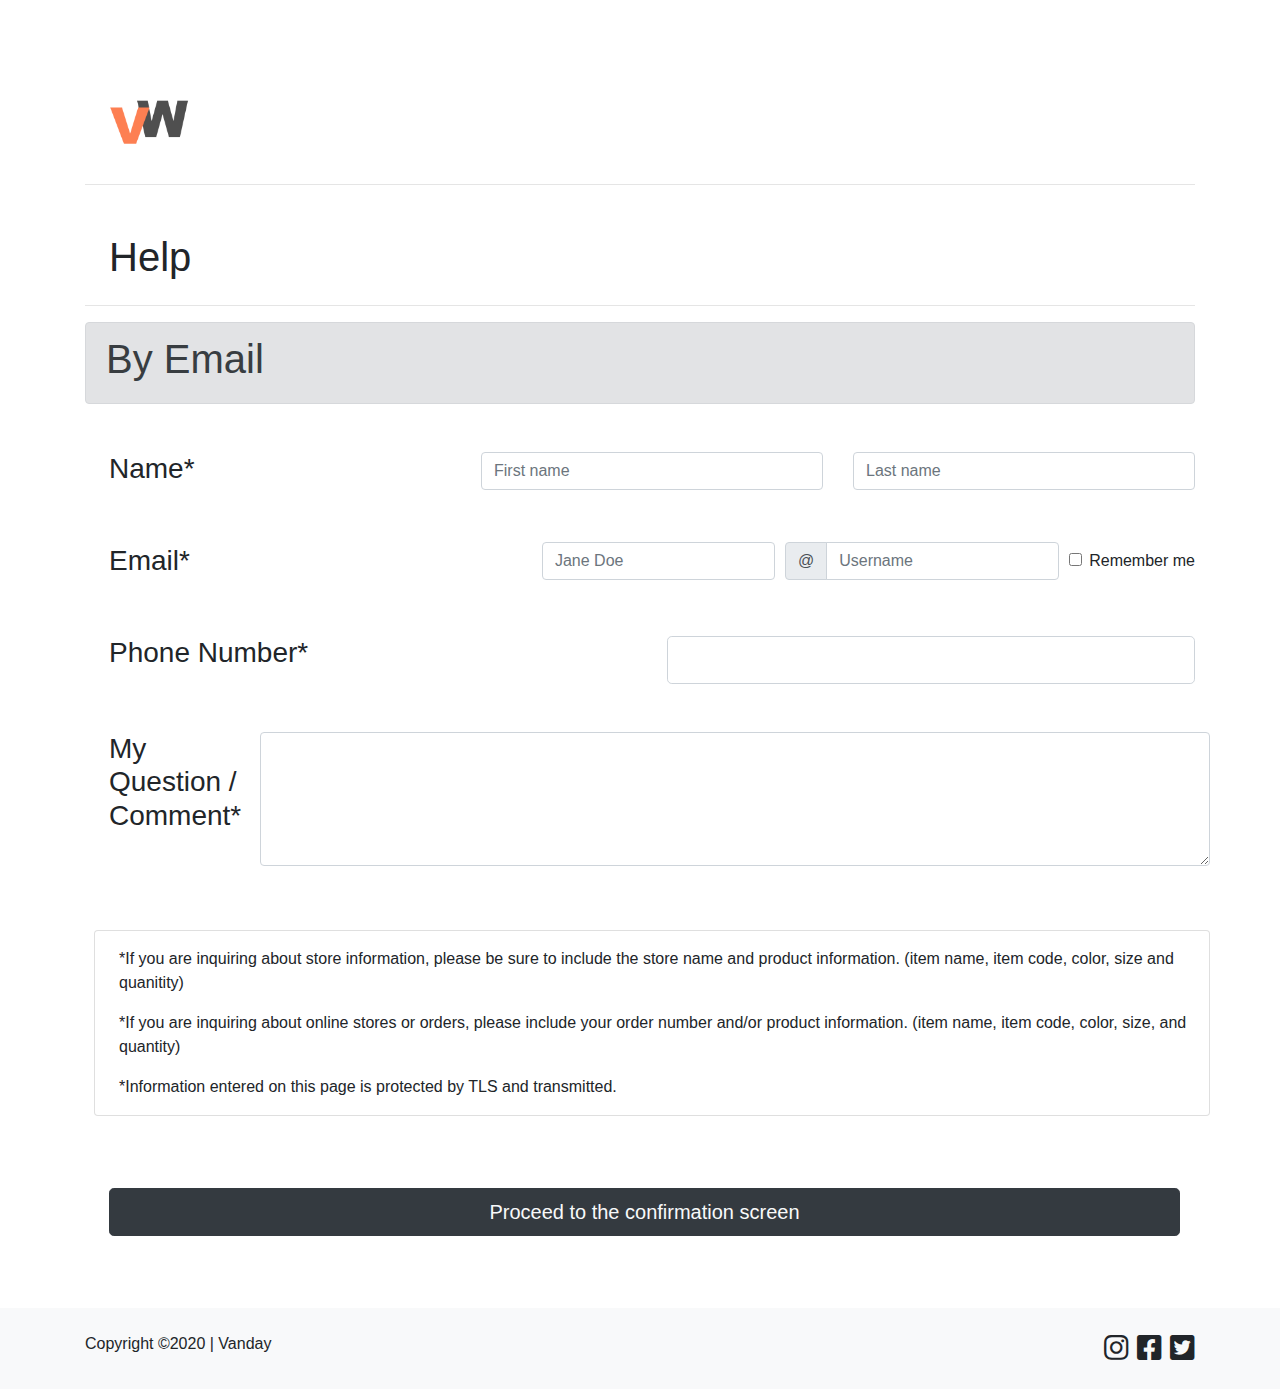
<file: contact.html>
<!doctype html>
<html lang="en">
<head>
    <!-- Required meta tags -->
    <meta charset="utf-8">
    <meta name="viewport" content="width=device-width, initial-scale=1, shrink-to-fit=no">

    <!-- Bootstrap CSS -->
    <link rel="stylesheet" href="assets/bootstrap.css">
	<!-- Font Awesome -->
	<link rel="stylesheet" href="assets/fontawesome/css/all.css">
	<!-- My CSS -->
	<link rel="stylesheet" href="assets/style.css">
	<link href="vw_logo.png" rel="icon">
    <title>Vanday Wear | Help</title>
</head>
    <body class="bg-white">
		<!-- Content -->
		<div class="container">
		<div class="content">
            <div class="mt-5 mb-4 pl-4">
                <a href="index.html"><img src="vw_logo.png" width="auto" height="80" alt="..."></a>
            </div>
            <hr>

			<div class="mt-5 mb-4 pl-4">
                <h1>Help</h1>
            </div>
            <hr>
            
            <div class="alert alert-secondary" role="alert">

               <h1>By Email</h1>
              </div>

              <!--Form-->
            <form>
                <div class="row mt-5 mb-4 pl-4">
                    <div class="col">
                        <h3>Name*</h3>
                    </div>
                    <div class="col">
                        <input type="text" class="form-control" placeholder="First name">
                      </div>
                      <div class="col">
                        <input type="text" class="form-control" placeholder="Last name">
                      </div>
                </div>

                <div class="form-row align-items-center mt-5 mb-4 pl-4">
                <div class="col">
                    <h3>Email*</h3>
                </div>
                  <div class="col-auto">
                    <label class="sr-only" for="inlineFormInput">Name</label>
                    <input type="text" class="form-control mb-2" id="inlineFormInput" placeholder="Jane Doe">
                  </div>
                    <div class="col-auto">
                    <label class="sr-only" for="inlineFormInputGroup">Username</label>
                    <div class="input-group mb-2">
                      <div class="input-group-prepend">
                        <div class="input-group-text">@</div>
                      </div>
                        <input type="text" class="form-control" id="inlineFormInputGroup" placeholder="Username">
                    </div>
                  </div>
                  <div class="col-auto">
                    <div class="form-check mb-2">
                        <input class="form-check-input" type="checkbox" id="autoSizingCheck">
                      <label class="form-check-label" for="autoSizingCheck">
                        Remember me
                      </label>
                    </div>
                  </div>
                </div>

                <div class="row mt-5 mb-4 pl-4">
                    <div class="col">
                        <h3>Phone Number*</h3>
                    </div>
                    <div class="col">
                        <input class="form-control form-control-lg" type="text" placeholder="">
                    </div>
                </div>

                <div class="row mt-5 mb-4 pl-4">
                    <div class="col">
                        <h3>My Question / Comment*</h3>
                    </div>
                    <div class="form-group">
                        <textarea class="form-control" id="exampleFormControlTextarea1" rows="5" cols="98"></textarea>
                      </div>
                      <div class="card mt-5 mb-4 pl-4 pt-3">
                      <p>*If you are inquiring about store information, please be sure to include the store name and product information. (item name, item code, color, size and quanitity)</p>
                      <p>*If you are inquiring about online stores or orders, please include your order number and/or product information. (item name, item code, color, size, and quantity)</p>
                      <p>*Information entered on this page is protected by TLS and transmitted.</p>
                    </div>
                </div>
                
                <div class="col-auto mt-5 mb-4 pl-4">
                    <button type="button" class="btn btn-dark btn-lg btn-block"><a class="text-light" href="index.html"> Proceed to the confirmation screen</a></button>
                  </div>
            </form>
            <!--End Form-->
		</div>
		</div>
		<!-- End Content -->
		
		<!-- Footer -->
		<footer class="footer position-absolute bg-light pt-4 pb-3 mt-5">
			<div class="container">
				<div class="row">
				<div class="col">
				Copyright &copy2020 | Vanday
				</div>
				<div class="col">
					<div class="text-right">
						<h3>
							<i class="fab fa-instagram"></i>
							<i class="fab fa-facebook-square"></i>
							<i class="fab fa-twitter-square"></i>
						</h3>
					</div>
				</div>
				</div>
			</div>
		</footer>
		<!-- End Footer -->
	
    <!-- Optional JavaScript -->
    <!-- jQuery first, then Popper.js, then Bootstrap JS -->
    <script src="assets/jquery.js"></script>
    <script src="assets/popper.js"></script>
    <script src="assets/bootstrap.js"></script>
  </body>
</html>
</file>
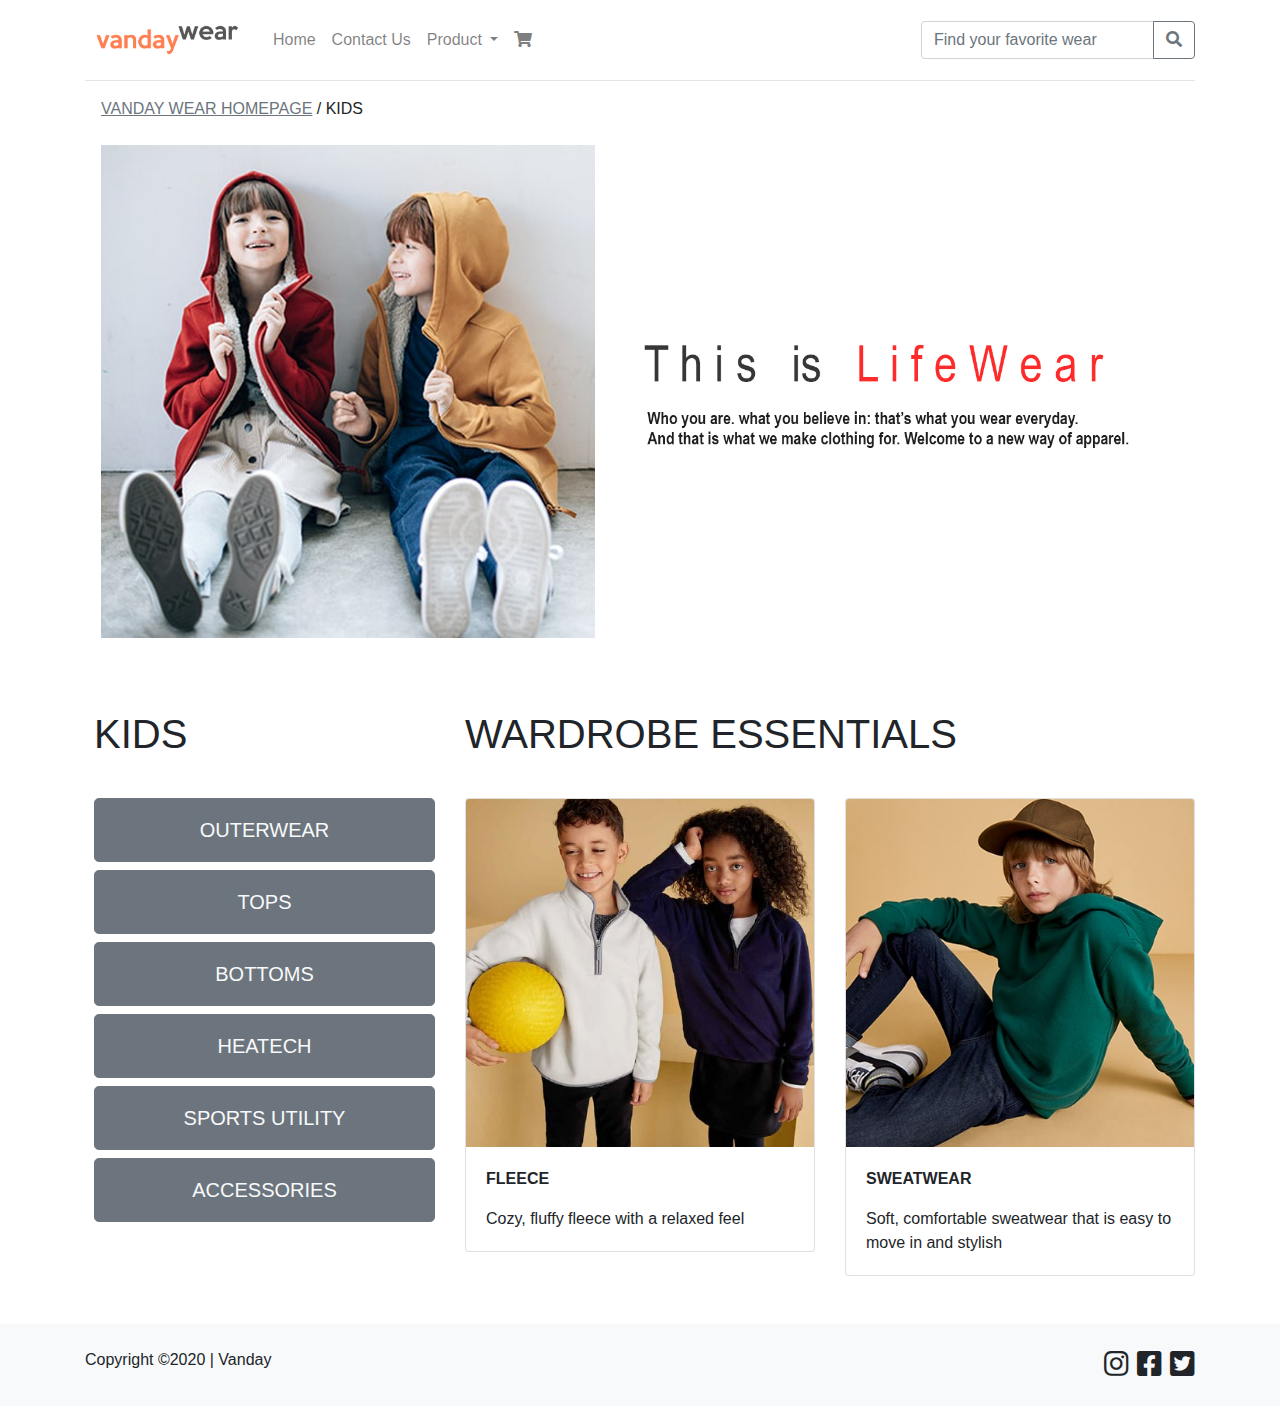
<file: kids.html>
<!doctype html>
<html lang="en">
<head>
    <!-- Required meta tags -->
    <meta charset="utf-8">
    <meta name="viewport" content="width=device-width, initial-scale=1, shrink-to-fit=no">

    <!-- Bootstrap CSS -->
    <link rel="stylesheet" href="assets/bootstrap.css">
	<!-- Font Awesome -->
	<link rel="stylesheet" href="assets/fontawesome/css/all.css">
	<!-- My CSS -->
	<link rel="stylesheet" href="assets/style.css">
	<link href="vw_logo.png" rel="icon">
    <title>Vanday Wear | Kids</title>
</head>
    <body class="bg-white">
        
		<!-- Navbar -->
		<nav class="navbar navbar-expand-lg navbar-light bg-white p-3 fixed-top">
			<div class="container">
			<a class="navbar-brand" href="index.html">
				<img src="vandaywear.png" width="auto" height="80">
			</a>
			<button class="navbar-toggler" type="button" data-toggle="collapse" data-target="#navbarSupportedContent" aria-controls="navbarSupportedContent" aria-expanded="false" aria-label="Toggle navigation">
				<span class="navbar-toggler-icon"></span>
			</button>

			<div class="collapse navbar-collapse" id="navbarSupportedContent">
				<ul class="navbar-nav mr-auto">
					<li class="nav-item">
						<a class="nav-link" href="index.html">Home</a>
					</li>
					<li class="nav-item">
						<a class="nav-link" href="contact.html">Contact Us</a>
					</li>
					<li class="nav-item dropdown">
						<a class="nav-link dropdown-toggle" href="#" id="navbarDropdown" role="button" data-toggle="dropdown" aria-haspopup="true" aria-expanded="false">
							Product
						</a>
						<div class="dropdown-menu" aria-labelledby="navbarDropdown">
							<a class="dropdown-item" href="men.html">Men</a>
							<a class="dropdown-item" href="women.html">Women</a>
							<a class="dropdown-item" href="kids.html">Kids</a>
						</div>
					</li>
					<li class="nav-item">
						<a class="nav-link" href="#"><i class="fas fa-shopping-cart"></i></a>
					</li>
					
				</ul>
				<form class="form-inline mt-3">
					<div class="input-group mb-3">
				  	<input type="text" class="form-control" placeholder="Find your favorite wear">
				  	<div class="input-group-append">
						<button class="btn btn-outline-secondary" type="button" id="button-addon2"><i class="fas fa-search"></i></button>
				  	</div>
					</div>
				</form>
				</div>
			</div>
		</nav>
		<!-- End Navbar -->
		
		<!-- Content -->
		<div class="container">
		<div class="content">
			
		<hr>
		<div class="row ml-3" >
			<p class="text-sm"><a class="text-secondary" href="index.html"><u>VANDAY WEAR HOMEPAGE</u> </a> / KIDS</p>	
		</div>

		<!-- lifewear -->
		<div class="row">
			<div class="col ml-3 mb-4 mt-2">
				<img src="lifewearkids.jpg" width="1100" alt="...">
			</div>
		</div>
		<!-- End lifewear -->

		<div class="row mt-5 mb-4">
			<div class="col-4 pl-4"><h1>KIDS</h1></div>
			<div class="col-6"><h1>WARDROBE ESSENTIALS</h1></div>
		</div>

		<!--sidemenu and content-->
		<div class="row">
			<div class="col-4 pl-4 mt-2">
				<nav class="nav flex-column">
					<button type="button" class="btn btn-secondary btn-lg btn-block"><a class="nav-link text-light" href="#">OUTERWEAR</a></button>
					<button type="button" class="btn btn-secondary btn-lg btn-block"><a class="nav-link text-light" href="#">TOPS</a></button>
					<button type="button" class="btn btn-secondary btn-lg btn-block"><a class="nav-link text-light" href="#">BOTTOMS</a></button>
					<button type="button" class="btn btn-secondary btn-lg btn-block"><a class="nav-link text-light" href="#">HEATECH</a></button>
					<button type="button" class="btn btn-secondary btn-lg btn-block"><a class="nav-link text-light" href="#">SPORTS UTILITY</a></button>
					<button type="button" class="btn btn-secondary btn-lg btn-block"><a class="nav-link text-light" href="#">ACCESSORIES</a></button>
					<hr>
				  </nav>
			</div>
			<div class="col-4 mt-2">
				<div class="card">
					<img src="fleece3.jpg" class="card-img-top " alt="...">
					<div class="card-body">
					<p><b>FLEECE</b></p>
					<p class="card-text">Cozy, fluffy fleece with a relaxed feel</p>
					</div>
				</div>
			</div>
			<div class="col-4 mt-2">
				<div class="card">
					<img src="sweater.jpg" class="card-img-top " alt="...">
					<div class="card-body">
					<p><b>SWEATWEAR</b></p>
					<p class="card-text">Soft, comfortable sweatwear that is easy to move in and stylish</p>
					</div>
				</div>
			</div>
		</div>
		<!--end sidemenu and content-->

		</div>
		</div>
		<!-- End Content -->
		
		<!-- Footer -->
		<footer class="footer position-absolute bg-light pt-4 pb-3 mt-5">
			<div class="container">
				<div class="row">
				<div class="col">
				Copyright &copy2020 | Vanday
				</div>
				<div class="col">
					<div class="text-right">
						<h3>
							<i class="fab fa-instagram"></i>
							<i class="fab fa-facebook-square"></i>
							<i class="fab fa-twitter-square"></i>
						</h3>
					</div>
				</div>
				</div>
			</div>
		</footer>
		<!-- End Footer -->
	
    <!-- Optional JavaScript -->
    <!-- jQuery first, then Popper.js, then Bootstrap JS -->
    <script src="assets/jquery.js"></script>
    <script src="assets/popper.js"></script>
    <script src="assets/bootstrap.js"></script>
  </body>
</html>
</file>
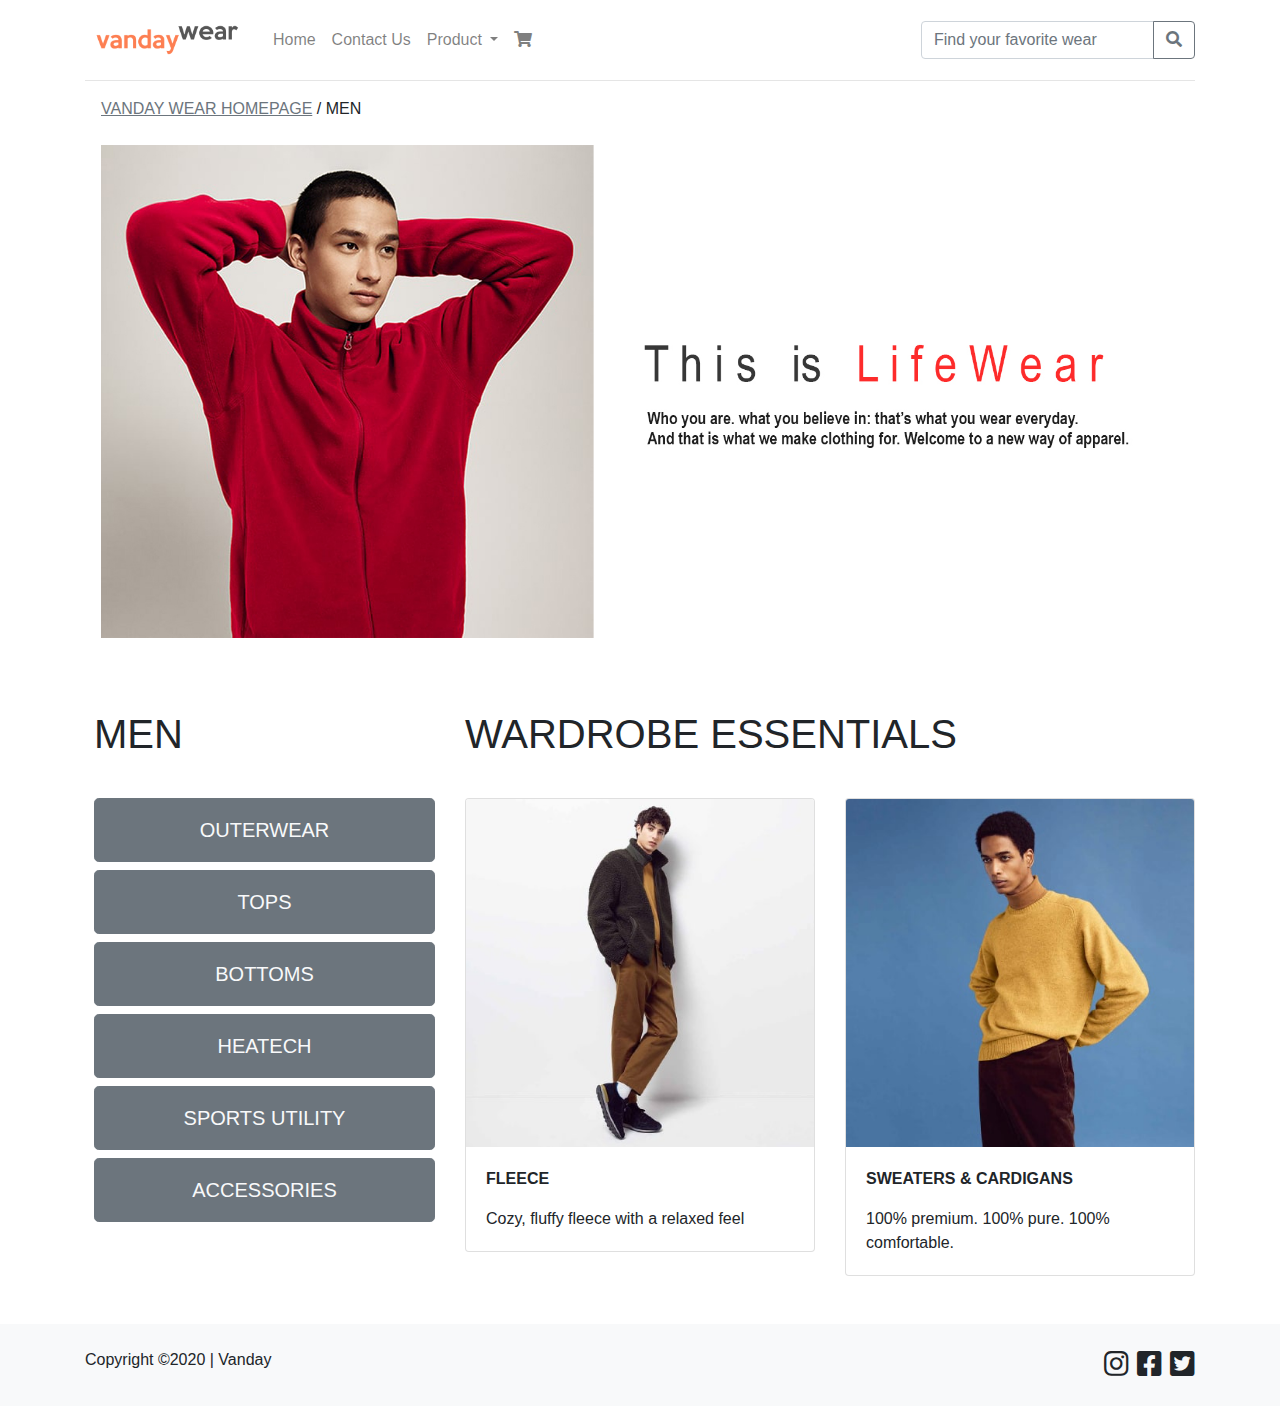
<file: men.html>
<!doctype html>
<html lang="en">
<head>
    <!-- Required meta tags -->
    <meta charset="utf-8">
    <meta name="viewport" content="width=device-width, initial-scale=1, shrink-to-fit=no">

    <!-- Bootstrap CSS -->
    <link rel="stylesheet" href="assets/bootstrap.css">
	<!-- Font Awesome -->
	<link rel="stylesheet" href="assets/fontawesome/css/all.css">
	<!-- My CSS -->
	<link rel="stylesheet" href="assets/style.css">
	<link href="vw_logo.png" rel="icon">
    <title>Vanday Wear | Men</title>
</head>
    <body class="bg-white">
        
		<!-- Navbar -->
		<nav class="navbar navbar-expand-lg navbar-light bg-white p-3 fixed-top">
			<div class="container">
			<a class="navbar-brand" href="index.html">
				<img src="vandaywear.png" width="auto" height="80">
			</a>
			<button class="navbar-toggler" type="button" data-toggle="collapse" data-target="#navbarSupportedContent" aria-controls="navbarSupportedContent" aria-expanded="false" aria-label="Toggle navigation">
				<span class="navbar-toggler-icon"></span>
			</button>

			<div class="collapse navbar-collapse" id="navbarSupportedContent">
				<ul class="navbar-nav mr-auto">
					<li class="nav-item">
						<a class="nav-link" href="index.html">Home</a>
					</li>
					<li class="nav-item">
						<a class="nav-link" href="contact.html">Contact Us</a>
					</li>
					<li class="nav-item dropdown">
						<a class="nav-link dropdown-toggle" href="#" id="navbarDropdown" role="button" data-toggle="dropdown" aria-haspopup="true" aria-expanded="false">
							Product
						</a>
						<div class="dropdown-menu" aria-labelledby="navbarDropdown">
							<a class="dropdown-item" href="men.html">Men</a>
							<a class="dropdown-item" href="women.html">Women</a>
							<a class="dropdown-item" href="kids.html">Kids</a>
						</div>
					</li>
					<li class="nav-item">
						<a class="nav-link" href="#"><i class="fas fa-shopping-cart"></i></a>
					</li>
					
				</ul>
				<form class="form-inline mt-3">
					<div class="input-group mb-3">
				  	<input type="text" class="form-control" placeholder="Find your favorite wear">
				  	<div class="input-group-append">
						<button class="btn btn-outline-secondary" type="button" id="button-addon2"><i class="fas fa-search"></i></button>
				  	</div>
					</div>
				</form>
				</div>
			</div>
		</nav>
		<!-- End Navbar -->
		
		<!-- Content -->
		<div class="container">
		<div class="content">
			
		<hr>
		<div class="row ml-3" >
			<p class="text-sm"><a class="text-secondary" href="index.html"><u>VANDAY WEAR HOMEPAGE</u> </a> / MEN</p>	
		</div>

		<!-- lifewear -->
		<div class="row">
			<div class="col ml-3 mb-4 mt-2">
				<img src="lifewear.jpg" width="1100" alt="...">
			</div>
		</div>
		<!-- End lifewear -->

		<div class="row mt-5 mb-4">
			<div class="col-4 pl-4"><h1>MEN</h1></div>
			<div class="col-6"><h1>WARDROBE ESSENTIALS</h1></div>
		</div>

		<!--sidemenu and content-->
		<div class="row">
			<div class="col-4 pl-4 mt-2">
				<nav class="nav flex-column">
					<button type="button" class="btn btn-secondary btn-lg btn-block"><a class="nav-link text-light" href="#">OUTERWEAR</a></button>
					<button type="button" class="btn btn-secondary btn-lg btn-block"><a class="nav-link text-light" href="#">TOPS</a></button>
					<button type="button" class="btn btn-secondary btn-lg btn-block"><a class="nav-link text-light" href="#">BOTTOMS</a></button>
					<button type="button" class="btn btn-secondary btn-lg btn-block"><a class="nav-link text-light" href="#">HEATECH</a></button>
					<button type="button" class="btn btn-secondary btn-lg btn-block"><a class="nav-link text-light" href="#">SPORTS UTILITY</a></button>
					<button type="button" class="btn btn-secondary btn-lg btn-block"><a class="nav-link text-light" href="#">ACCESSORIES</a></button>
				  </nav>
			</div>
			<div class="col-4 mt-2">
				<div class="card">
					<img src="fleece.jpg" class="card-img-top " alt="...">
					<div class="card-body">
					<p><b>FLEECE</b></p>
					<p class="card-text">Cozy, fluffy fleece with a relaxed feel</p>
					</div>
				</div>
			</div>
			<div class="col-4 mt-2">
				<div class="card">
					<img src="sweater & cardigands.jpg" class="card-img-top " alt="...">
					<div class="card-body">
					<p><b>SWEATERS & CARDIGANS</b></p>
					<p class="card-text">100% premium. 100% pure. 100% comfortable.</p>
					</div>
				</div>
			</div>
		</div>
		<!--end sidemenu and content-->

		</div>
		</div>
		<!-- End Content -->
		
		<!-- Footer -->
		<footer class="footer position-absolute bg-light pt-4 pb-3 mt-5">
			<div class="container">
				<div class="row">
				<div class="col">
				Copyright &copy2020 | Vanday
				</div>
				<div class="col">
					<div class="text-right">
						<h3>
							<i class="fab fa-instagram"></i>
							<i class="fab fa-facebook-square"></i>
							<i class="fab fa-twitter-square"></i>
						</h3>
					</div>
				</div>
				</div>
			</div>
		</footer>
		<!-- End Footer -->
	
    <!-- Optional JavaScript -->
    <!-- jQuery first, then Popper.js, then Bootstrap JS -->
    <script src="assets/jquery.js"></script>
    <script src="assets/popper.js"></script>
    <script src="assets/bootstrap.js"></script>
  </body>
</html>
</file>
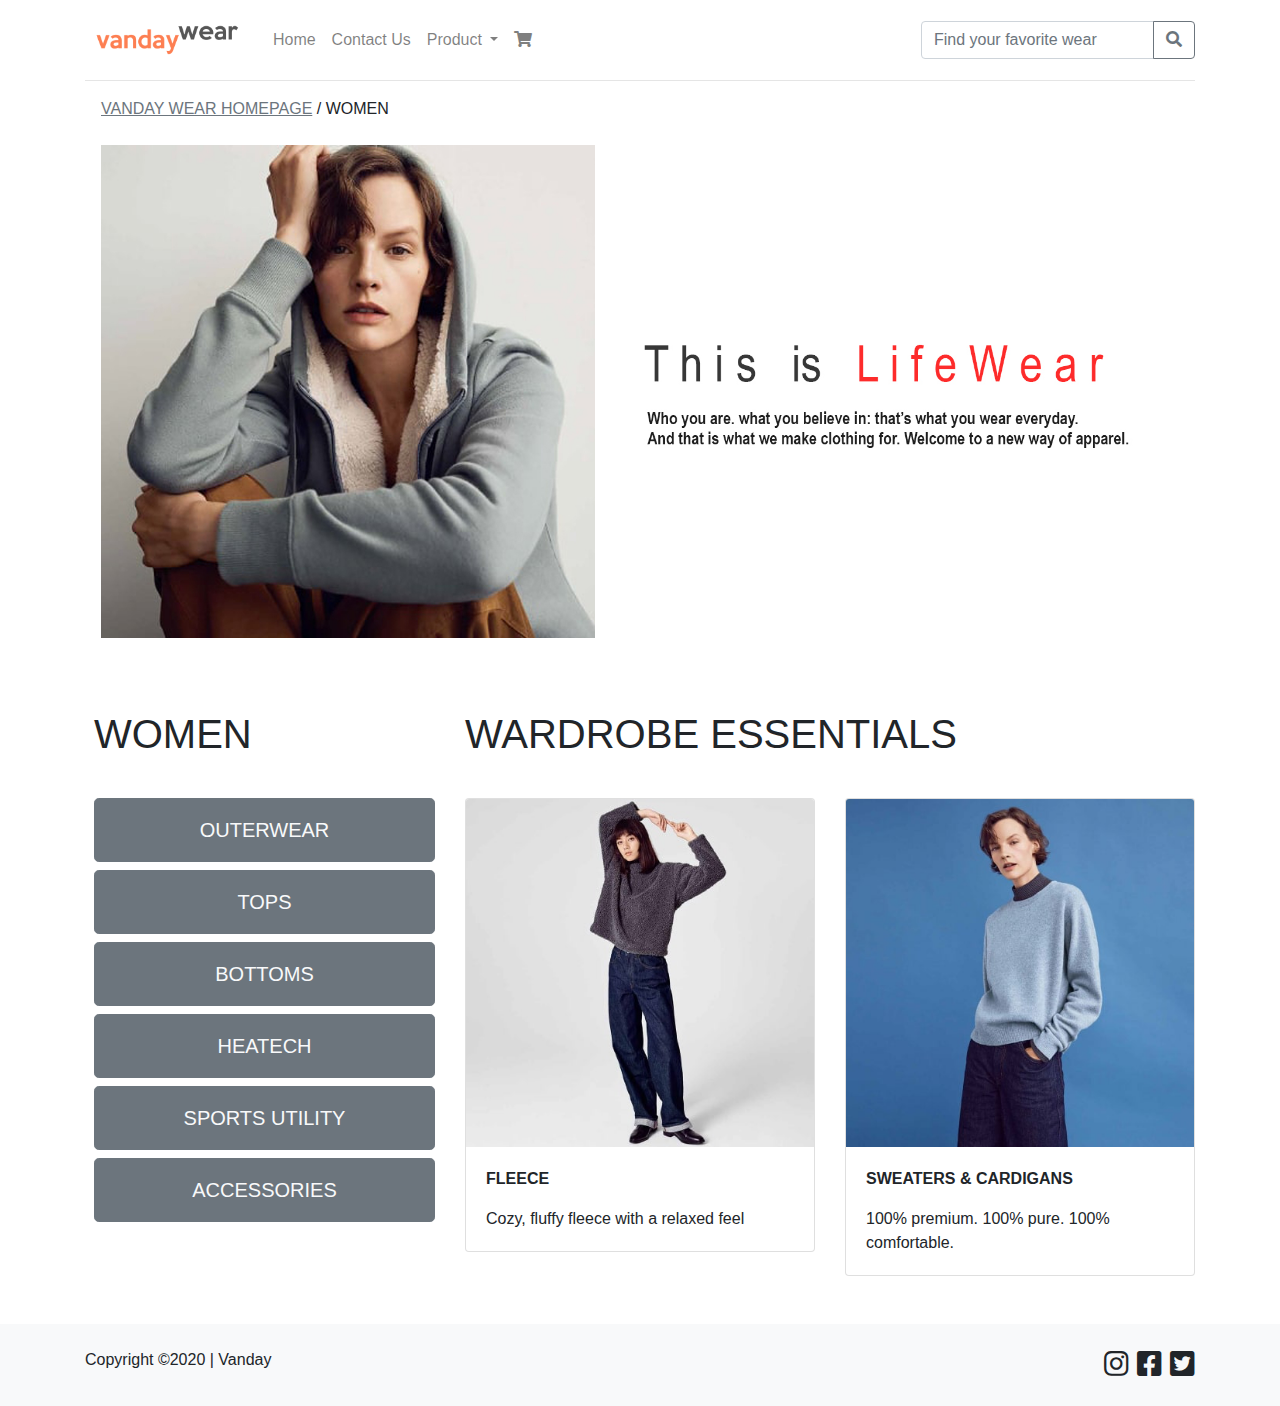
<file: women.html>
<!doctype html>
<html lang="en">
<head>
    <!-- Required meta tags -->
    <meta charset="utf-8">
    <meta name="viewport" content="width=device-width, initial-scale=1, shrink-to-fit=no">

    <!-- Bootstrap CSS -->
    <link rel="stylesheet" href="assets/bootstrap.css">
	<!-- Font Awesome -->
	<link rel="stylesheet" href="assets/fontawesome/css/all.css">
	<!-- My CSS -->
	<link rel="stylesheet" href="assets/style.css">
	<link href="vw_logo.png" rel="icon">
    <title>Vanday Wear | Women</title>
</head>
    <body class="bg-white">
        
		<!-- Navbar -->
		<nav class="navbar navbar-expand-lg navbar-light bg-white p-3 fixed-top">
			<div class="container">
			<a class="navbar-brand" href="index.html">
				<img src="vandaywear.png" width="auto" height="80">
			</a>
			<button class="navbar-toggler" type="button" data-toggle="collapse" data-target="#navbarSupportedContent" aria-controls="navbarSupportedContent" aria-expanded="false" aria-label="Toggle navigation">
				<span class="navbar-toggler-icon"></span>
			</button>

			<div class="collapse navbar-collapse" id="navbarSupportedContent">
				<ul class="navbar-nav mr-auto">
					<li class="nav-item">
						<a class="nav-link" href="index.html">Home</a>
					</li>
					<li class="nav-item">
						<a class="nav-link" href="contact.html">Contact Us</a>
					</li>
					<li class="nav-item dropdown">
						<a class="nav-link dropdown-toggle" href="#" id="navbarDropdown" role="button" data-toggle="dropdown" aria-haspopup="true" aria-expanded="false">
							Product
						</a>
						<div class="dropdown-menu" aria-labelledby="navbarDropdown">
							<a class="dropdown-item" href="men.html">Men</a>
							<a class="dropdown-item" href="women.html">Women</a>
							<a class="dropdown-item" href="kids.html">Kids</a>
						</div>
					</li>
					<li class="nav-item">
						<a class="nav-link" href="#"><i class="fas fa-shopping-cart"></i></a>
					</li>
					
				</ul>
				<form class="form-inline mt-3">
					<div class="input-group mb-3">
				  	<input type="text" class="form-control" placeholder="Find your favorite wear">
				  	<div class="input-group-append">
						<button class="btn btn-outline-secondary" type="button" id="button-addon2"><i class="fas fa-search"></i></button>
				  	</div>
					</div>
				</form>
				</div>
			</div>
		</nav>
		<!-- End Navbar -->
		
		<!-- Content -->
		<div class="container">
		<div class="content">
			
		<hr>
		<div class="row ml-3" >
			<p class="text-sm"><a class="text-secondary" href="index.html"><u>VANDAY WEAR HOMEPAGE</u> </a> / WOMEN</p>	
		</div>

		<!-- lifewear -->
		<div class="row">
			<div class="col ml-3 mb-4 mt-2">
				<img src="lifewearwomen.jpg" width="1100" alt="...">
			</div>
		</div>
		<!-- End lifewear -->

		<div class="row mt-5 mb-4">
			<div class="col-4 pl-4"><h1>WOMEN</h1></div>
			<div class="col-6"><h1>WARDROBE ESSENTIALS</h1></div>
		</div>

		<!--sidemenu and content-->
		<div class="row">
			<div class="col-4 pl-4 mt-2">
				<nav class="nav flex-column">
					<button type="button" class="btn btn-secondary btn-lg btn-block"><a class="nav-link text-light" href="#">OUTERWEAR</a></button>
					<button type="button" class="btn btn-secondary btn-lg btn-block"><a class="nav-link text-light" href="#">TOPS</a></button>
					<button type="button" class="btn btn-secondary btn-lg btn-block"><a class="nav-link text-light" href="#">BOTTOMS</a></button>
					<button type="button" class="btn btn-secondary btn-lg btn-block"><a class="nav-link text-light" href="#">HEATECH</a></button>
					<button type="button" class="btn btn-secondary btn-lg btn-block"><a class="nav-link text-light" href="#">SPORTS UTILITY</a></button>
					<button type="button" class="btn btn-secondary btn-lg btn-block"><a class="nav-link text-light" href="#">ACCESSORIES</a></button>
					<hr>
				  </nav>
			</div>
			<div class="col-4 mt-2">
				<div class="card">
					<img src="fleece2.jpg" class="card-img-top " alt="...">
					<div class="card-body">
					<p><b>FLEECE</b></p>
					<p class="card-text">Cozy, fluffy fleece with a relaxed feel</p>
					</div>
				</div>
			</div>
			<div class="col-4 mt-2">
				<div class="card">
					<img src="sweater & cardigans 2.jpg" class="card-img-top " alt="...">
					<div class="card-body">
					<p><b>SWEATERS & CARDIGANS</b></p>
					<p class="card-text">100% premium. 100% pure. 100% comfortable.</p>
					</div>
				</div>
			</div>
		</div>
		<!--end sidemenu and content-->

		</div>
		</div>
		<!-- End Content -->
		
		<!-- Footer -->
		<footer class="footer position-absolute bg-light pt-4 pb-3 mt-5">
			<div class="container">
				<div class="row">
				<div class="col">
				Copyright &copy2020 | Vanday
				</div>
				<div class="col">
					<div class="text-right">
						<h3>
							<i class="fab fa-instagram"></i>
							<i class="fab fa-facebook-square"></i>
							<i class="fab fa-twitter-square"></i>
						</h3>
					</div>
				</div>
				</div>
			</div>
		</footer>
		<!-- End Footer -->
	
    <!-- Optional JavaScript -->
    <!-- jQuery first, then Popper.js, then Bootstrap JS -->
    <script src="assets/jquery.js"></script>
    <script src="assets/popper.js"></script>
    <script src="assets/bootstrap.js"></script>
  </body>
</html>
</file>
<file: assets/style.css>
/* NAVBAR */
.navbar
{
    height: 80px;
}

/* CONTAINER */
.content
{
    margin-top: 80px;
}

/* FOOTER */
.footer
{
    left: 0;
    right: 0;
}
</file>
